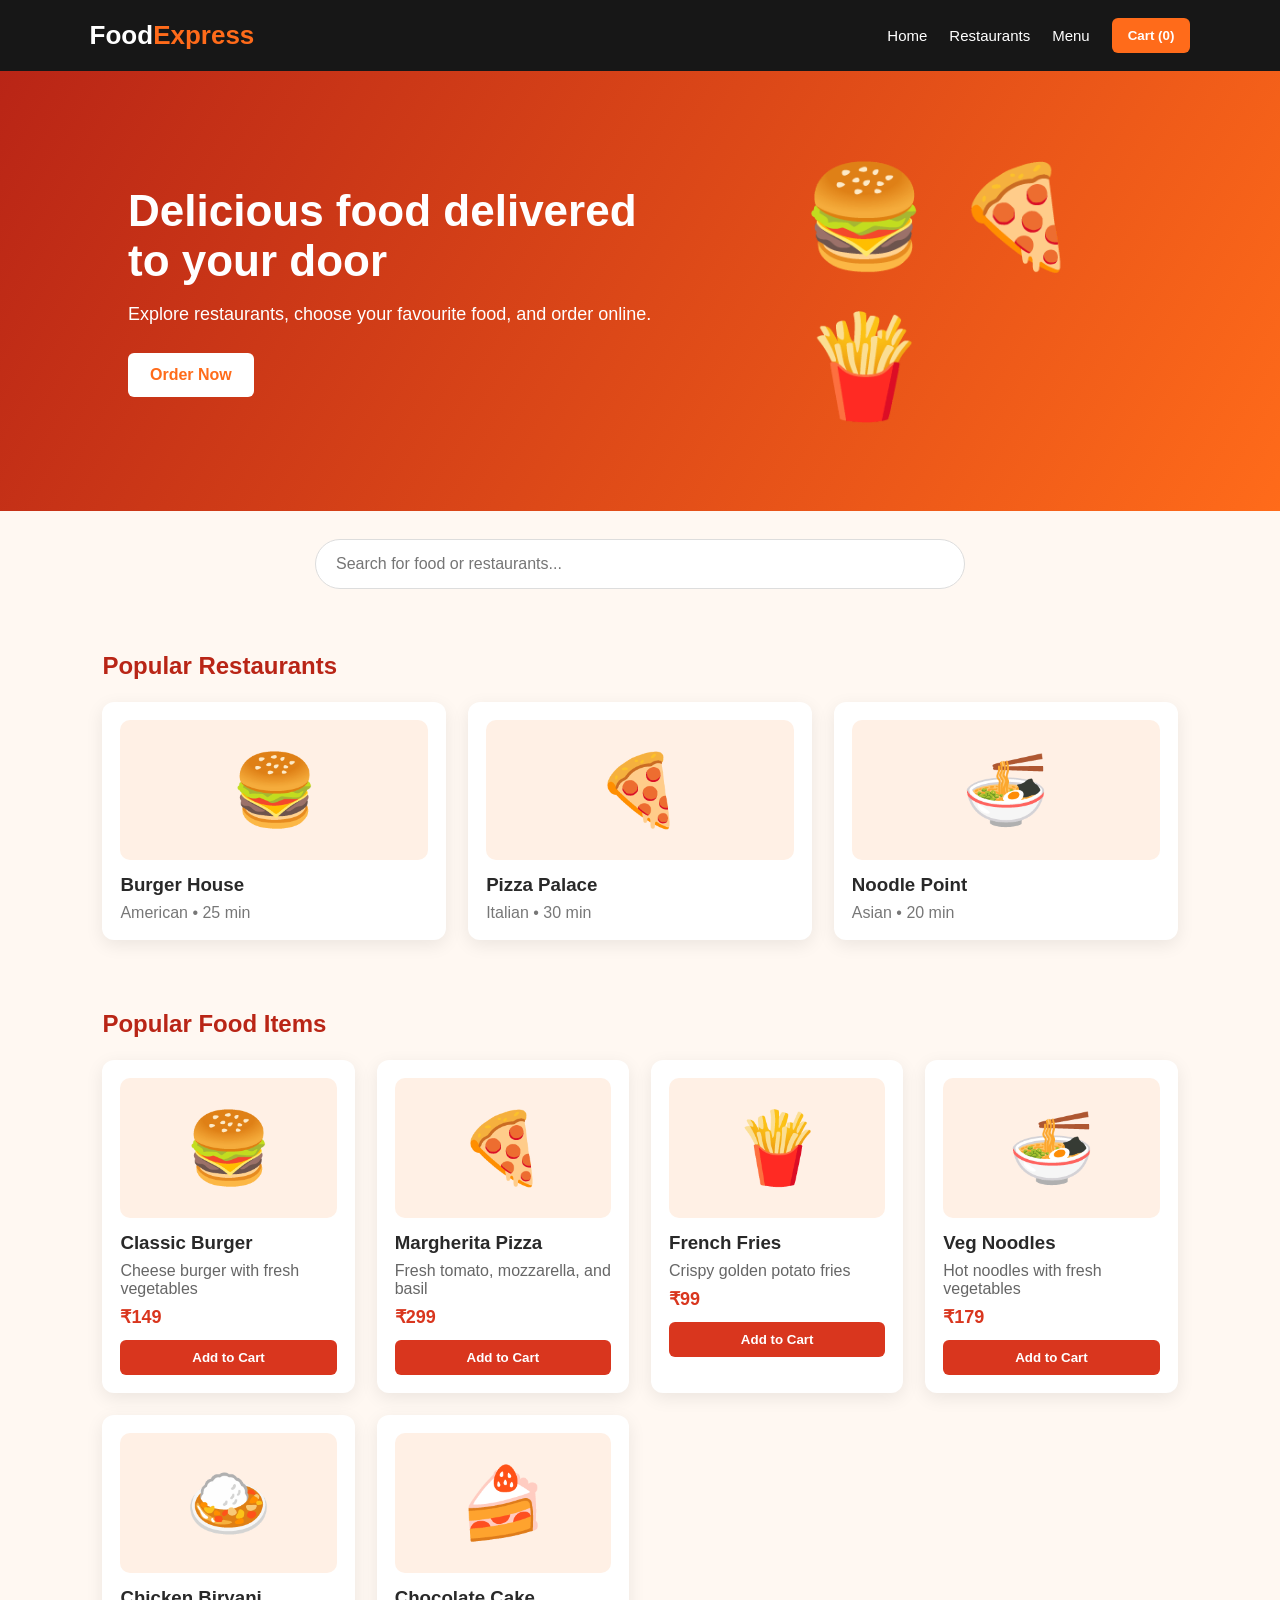
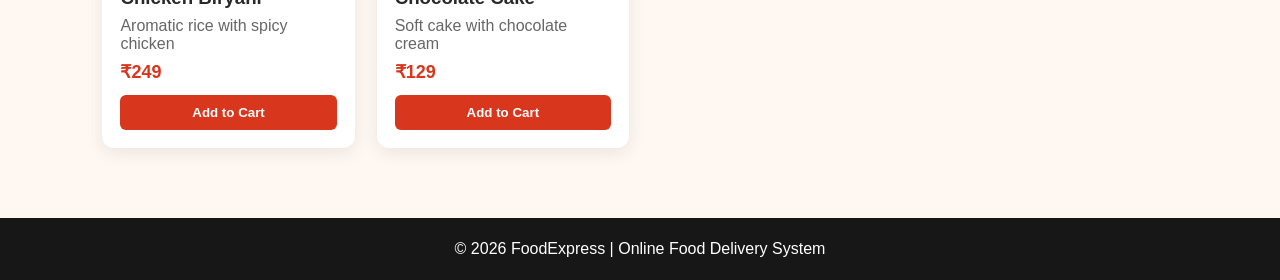
<file: index.html>
<!DOCTYPE html>
<html lang="en">
<head>
  <meta charset="UTF-8" />
  <meta name="viewport" content="width=device-width, initial-scale=1.0" />
  <title>FoodExpress - Online Food Delivery</title>
  <link rel="stylesheet" href="style.css" />
</head>
<body>

  <header class="navbar">
    <h1>Food<span>Express</span></h1>

    <nav>
      <a href="#home">Home</a>
      <a href="#restaurants">Restaurants</a>
      <a href="#menu">Menu</a>
      <button id="cartButton">Cart (<span id="cartCount">0</span>)</button>
    </nav>
  </header>

  <main>
    <section id="home" class="hero">
      <div>
        <h2>Delicious food delivered to your door</h2>
        <p>Explore restaurants, choose your favourite food, and order online.</p>
        <a href="#restaurants" class="hero-button">Order Now</a>
      </div>

      <div class="hero-food">🍔 🍕 🍟</div>
    </section>

    <section class="search-section">
      <input
        type="text"
        id="searchInput"
        placeholder="Search for food or restaurants..."
      />
    </section>

    <section id="restaurants" class="section">
      <h2>Popular Restaurants</h2>

      <div class="restaurant-list">
        <div class="restaurant-card">
          <div class="restaurant-image">🍔</div>
          <h3>Burger House</h3>
          <p>American • 25 min</p>
        </div>

        <div class="restaurant-card">
          <div class="restaurant-image">🍕</div>
          <h3>Pizza Palace</h3>
          <p>Italian • 30 min</p>
        </div>

        <div class="restaurant-card">
          <div class="restaurant-image">🍜</div>
          <h3>Noodle Point</h3>
          <p>Asian • 20 min</p>
        </div>
      </div>
    </section>

    <section id="menu" class="section">
      <h2>Popular Food Items</h2>

      <div id="foodContainer" class="food-grid"></div>
    </section>
  </main>

  <div id="cartPanel" class="cart-panel">
    <div class="cart-header">
      <h2>Your Cart</h2>
      <button id="closeCart">×</button>
    </div>

    <div id="cartItems"></div>

    <div class="cart-footer">
      <h3>Total: ₹<span id="cartTotal">0</span></h3>
      <button id="checkoutButton">Checkout</button>
    </div>
  </div>

  <footer>
    <p>© 2026 FoodExpress | Online Food Delivery System</p>
  </footer>

  <script src="script.js"></script>
</body>
</html>
</file>
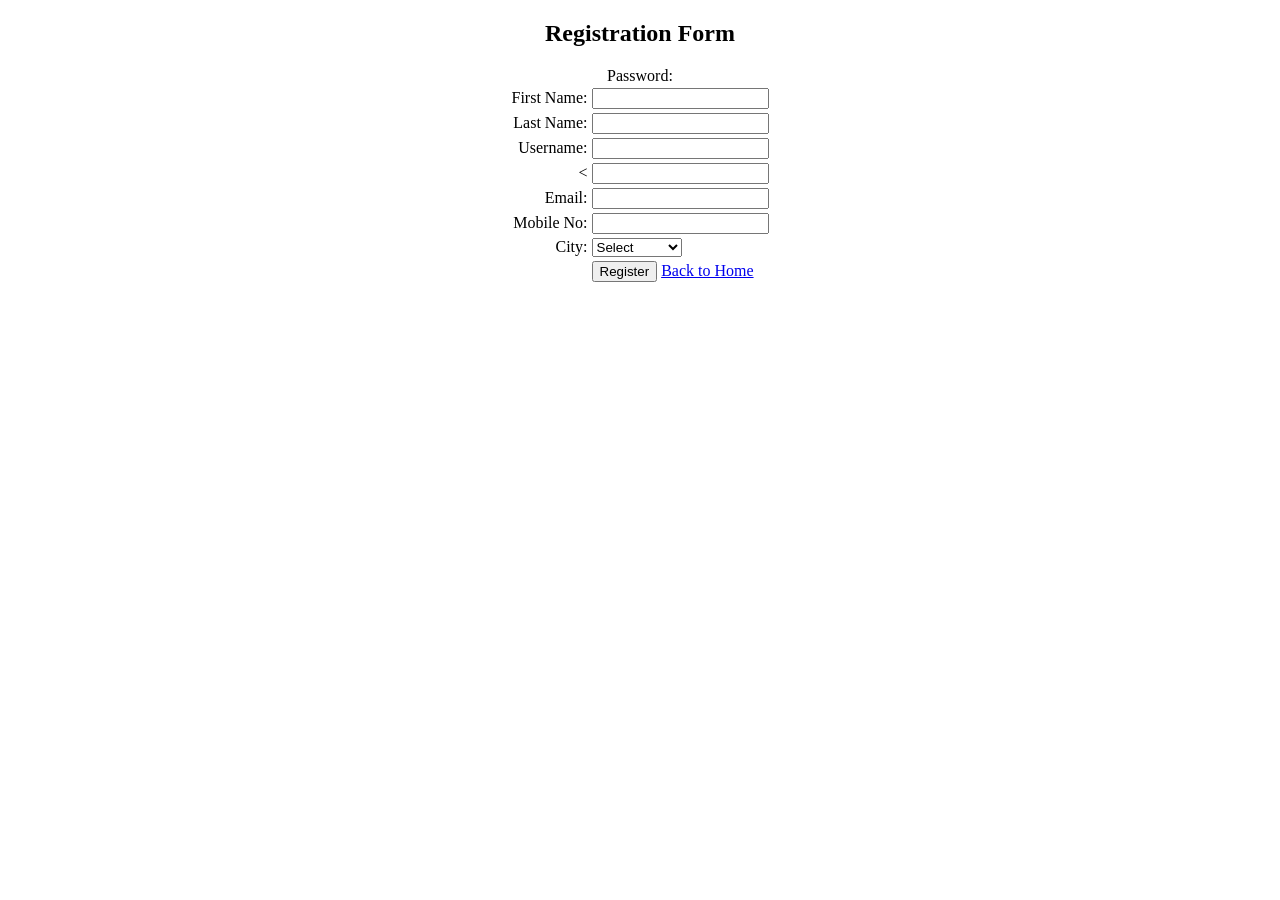
<file: lab 3.html>
<!DOCTYPE html>
<html>
<head>
    <title>Registration Form</title>
</head>

<body >

    <center>

        <h2>Registration Form</h2>

        <form>

            <table >

                <tr>
                    <td align="right">
                        <label>First Name:</label>
                    </td>
                    <td>
                        <input type="text" name="firstname">
                    </td>
                </tr>

                <tr>
                    <td align="right">
                        <label>Last Name:</label>
                    </td>
                    <td>
                        <input type="text" name="lastname">
                    </td>
                </tr>

                <tr>
                    <td align="right">
                        <label>Username:</label>
                    </td>
                    <td>
                        <input type="text" name="username">
                    </td>
                </tr>

                <tr>
                   <labeL>Password:</labeL>
                    </td><td align="right">
                        <
                    <td>
                        <input type="password" name="password">
                    </td>
                </tr>

                <tr>
                    <td align="right">
                        <label>Email:</label>
                    </td>
                    <td>
                        <input type="email" name="email">
                    </td>
                </tr>

                <tr>
                    <td align="right">
                        <label>Mobile No:</label>
                    </td>
                    <td>
                        <input type="tel" name="mobile">
                    </td>
                </tr>

                <tr>
                    <td align="right">
                        <label>City:</label>
                    </td>
                    <td>
                        <select name="city">
                            <option>Select</option>
                            <option>Vijayawada</option>
                            <option>Guntur</option>
                            <option>Hyderabad</option>
                            <option>Chennai</option>
                            <option>Bangalore</option>
                        </select>
                    </td>
                </tr>

                <tr>
                    <td></td>
                    <td>
                        <input type="submit" value="Register">

                        <a href="#">
                            Back to Home
                        </a>
                    </td>
                </tr>

            </table>

        </form>

    </center>

</body>
</html>
</file>
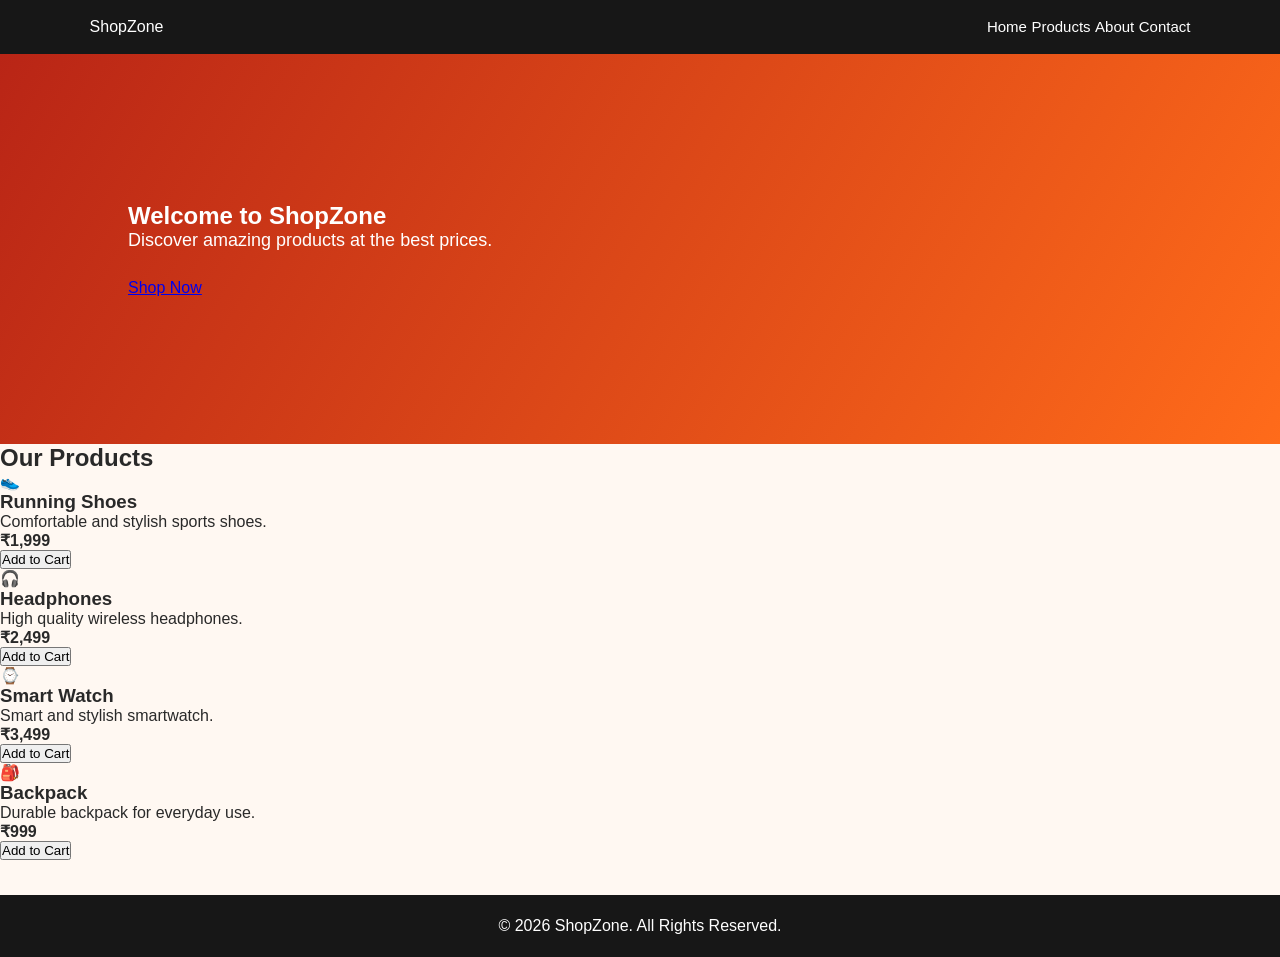
<file: lab 4.html>
<!DOCTYPE html>
<html lang="en">
<head>
    <meta charset="UTF-8">
    <meta name="viewport" content="width=device-width, initial-scale=1.0">
    <title>E-Commerce Website</title>

    <!-- Connect CSS file -->
    <link rel="stylesheet" href="style.css">
</head>

<body>

    <!-- Navigation Bar -->
    <nav class="navbar">
        <div class="logo">ShopZone</div>

        <div class="nav-links">
            <a href="#">Home</a>
            <a href="#products">Products</a>
            <a href="#">About</a>
            <a href="#">Contact</a>
        </div>
    </nav>


    <!-- Hero Section -->
    <section class="hero">
        <div class="hero-content">
            <h1>Welcome to ShopZone</h1>
            <p>Discover amazing products at the best prices.</p>

            <a href="#products" class="shop-btn">Shop Now</a>
        </div>
    </section>


    <!-- Products Section -->
    <section id="products">

        <h2>Our Products</h2>

        <div class="product-container">

            <!-- Product 1 -->
            <div class="product-card">
                <div class="product-image">👟</div>

                <h3>Running Shoes</h3>
                <p>Comfortable and stylish sports shoes.</p>
                <h4>₹1,999</h4>

                <button>Add to Cart</button>
            </div>


            <!-- Product 2 -->
            <div class="product-card">
                <div class="product-image">🎧</div>

                <h3>Headphones</h3>
                <p>High quality wireless headphones.</p>
                <h4>₹2,499</h4>

                <button>Add to Cart</button>
            </div>


            <!-- Product 3 -->
            <div class="product-card">
                <div class="product-image">⌚</div>

                <h3>Smart Watch</h3>
                <p>Smart and stylish smartwatch.</p>
                <h4>₹3,499</h4>

                <button>Add to Cart</button>
            </div>


            <!-- Product 4 -->
            <div class="product-card">
                <div class="product-image">🎒</div>

                <h3>Backpack</h3>
                <p>Durable backpack for everyday use.</p>
                <h4>₹999</h4>

                <button>Add to Cart</button>
            </div>

        </div>

    </section>


    <!-- Footer -->
    <footer>
        <p>©️ 2026 ShopZone. All Rights Reserved.</p>
    </footer>

</body>
</html>
</file>
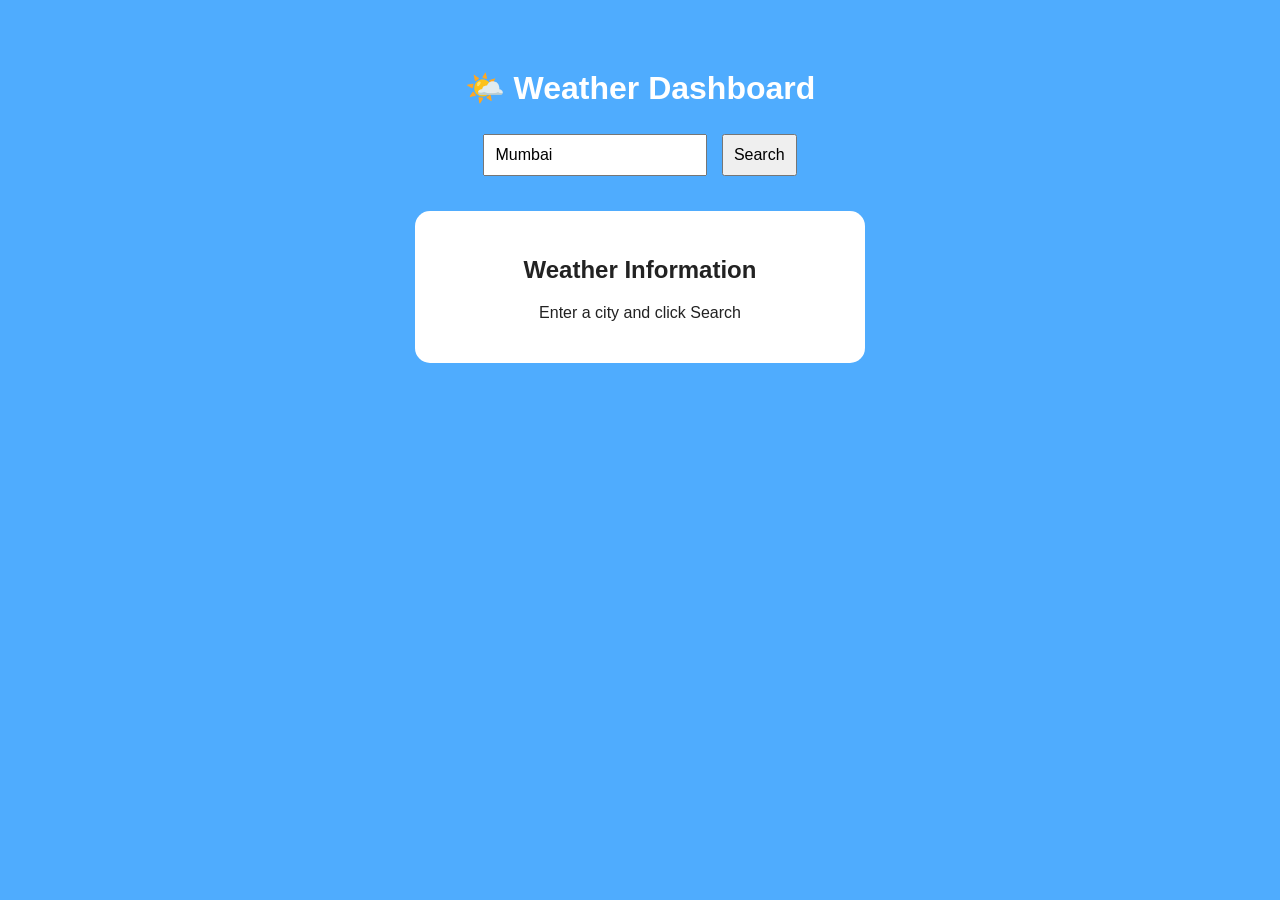
<file: lab 7.html>
<!DOCTYPE html>
<html>
<head>
    <title>Weather Dashboard</title>

    <style>
        body {
            font-family: Arial;
            text-align: center;
            background: #4facfe;
            color: white;
            padding: 40px;
        }

        input, button {
            padding: 10px;
            font-size: 16px;
            margin: 5px;
        }

        button {
            cursor: pointer;
        }

        #weather {
            margin: 30px auto;
            padding: 25px;
            max-width: 400px;
            background: white;
            color: #222;
            border-radius: 15px;
        }
    </style>
</head>

<body>

    <h1>🌤️ Weather Dashboard</h1>

    <input id="city" type="text" placeholder="Enter city" value="Mumbai">
    <button onclick="getWeather()">Search</button>

    <div id="weather">
        <h2>Weather Information</h2>
        <p id="result">Enter a city and click Search</p>
    </div>

    <script>
        async function getWeather() {

            const city = document.getElementById("city").value;
            const result = document.getElementById("result");

            if (city === "") {
                result.innerHTML = "Please enter a city.";
                return;
            }

            result.innerHTML = "Loading...";

            try {

                // Get latitude and longitude
                const geoResponse = await fetch(
                    `https://geocoding-api.open-meteo.com/v1/search?name=${city}&count=1`
                );

                const geoData = await geoResponse.json();

                if (!geoData.results) {
                    result.innerHTML = "City not found.";
                    return;
                }

                const location = geoData.results[0];

                // Get weather
                const weatherResponse = await fetch(
                    `https://api.open-meteo.com/v1/forecast?latitude=${location.latitude}&longitude=${location.longitude}&current=temperature_2m,relative_humidity_2m,wind_speed_10m`
                );

                const weatherData = await weatherResponse.json();

                const weather = weatherData.current;

                // Display result
                result.innerHTML = `
                    <h2>${location.name}</h2>
                    <p>🌡️ Temperature: ${weather.temperature_2m} °C</p>
                    <p>💧 Humidity: ${weather.relative_humidity_2m}%</p>
                    <p>💨 Wind Speed: ${weather.wind_speed_10m} km/h</p>
                `;

            } catch (error) {

                result.innerHTML =
                    "❌ Error fetching weather data.";

                console.log(error);
            }
        }
    </script>

</body>
</html>
</file>
<file: style.css>
* {
  margin: 0;
  padding: 0;
  box-sizing: border-box;
  font-family: Arial, sans-serif;
}

body {
  background: #fff8f2;
  color: #292929;
}

.navbar {
  display: flex;
  justify-content: space-between;
  align-items: center;
  padding: 18px 7%;
  background: #171717;
  color: white;
  position: sticky;
  top: 0;
  z-index: 10;
}

.navbar h1 {
  font-size: 26px;
}

.navbar h1 span {
  color: #ff6b1a;
}

.navbar nav {
  display: flex;
  align-items: center;
  gap: 22px;
}

.navbar a {
  color: white;
  text-decoration: none;
  font-size: 15px;
}

.navbar button,
#checkoutButton {
  border: none;
  background: #ff6b1a;
  color: white;
  padding: 10px 16px;
  border-radius: 6px;
  cursor: pointer;
  font-weight: bold;
}

.hero {
  min-height: 390px;
  padding: 70px 10%;
  display: flex;
  align-items: center;
  justify-content: space-between;
  color: white;
  background: linear-gradient(120deg, #b92516, #ff6b1a);
}

.hero h2 {
  max-width: 550px;
  font-size: 44px;
  margin-bottom: 18px;
}

.hero p {
  font-size: 18px;
  margin-bottom: 28px;
}

.hero-button {
  display: inline-block;
  color: #ff6b1a;
  background: white;
  padding: 13px 22px;
  border-radius: 6px;
  text-decoration: none;
  font-weight: bold;
}

.hero-food {
  font-size: 100px;
  max-width: 350px;
  line-height: 1.5;
}

.search-section {
  padding: 28px 10%;
  text-align: center;
}

.search-section input {
  width: 90%;
  max-width: 650px;
  padding: 15px 20px;
  border: 1px solid #ddd;
  border-radius: 30px;
  font-size: 16px;
  outline: none;
}

.section {
  padding: 35px 8%;
}

.section h2 {
  margin-bottom: 22px;
  color: #b92516;
}

.restaurant-list,
.food-grid {
  display: grid;
  grid-template-columns: repeat(auto-fit, minmax(220px, 1fr));
  gap: 22px;
}

.restaurant-card,
.food-card {
  background: white;
  border-radius: 12px;
  padding: 18px;
  box-shadow: 0 5px 18px rgba(0, 0, 0, 0.08);
  transition: transform 0.2s;
}

.restaurant-card:hover,
.food-card:hover {
  transform: translateY(-5px);
}

.restaurant-image,
.food-image {
  height: 140px;
  display: flex;
  align-items: center;
  justify-content: center;
  background: #fff0e5;
  border-radius: 10px;
  font-size: 70px;
  margin-bottom: 14px;
}

.restaurant-card h3,
.food-card h3 {
  margin-bottom: 8px;
}

.restaurant-card p {
  color: #777;
}

.food-card p {
  color: #666;
  margin: 8px 0;
}

.food-price {
  color: #d9361e;
  font-size: 18px;
  font-weight: bold;
}

.add-button {
  width: 100%;
  margin-top: 12px;
  padding: 10px;
  border: none;
  border-radius: 6px;
  background: #d9361e;
  color: white;
  cursor: pointer;
  font-weight: bold;
}

.cart-panel {
  position: fixed;
  right: -400px;
  top: 0;
  width: 360px;
  height: 100%;
  background: white;
  box-shadow: -5px 0 15px rgba(0, 0, 0, 0.2);
  z-index: 20;
  padding: 22px;
  transition: right 0.3s ease;
}

.cart-panel.open {
  right: 0;
}

.cart-header {
  display: flex;
  justify-content: space-between;
  border-bottom: 1px solid #ddd;
  padding-bottom: 15px;
}

.cart-header button {
  border: none;
  background: transparent;
  font-size: 28px;
  cursor: pointer;
}

.cart-item {
  display: flex;
  justify-content: space-between;
  padding: 15px 0;
  border-bottom: 1px solid #eee;
}

.cart-footer {
  position: absolute;
  bottom: 25px;
  left: 22px;
  right: 22px;
}

.cart-footer h3 {
  margin-bottom: 15px;
}

#checkoutButton {
  width: 100%;
}

footer {
  margin-top: 35px;
  padding: 22px;
  text-align: center;
  background: #171717;
  color: white;
}

@media (max-width: 700px) {
  .navbar,
  .navbar nav {
    flex-direction: column;
    gap: 12px;
  }

  .hero {
    flex-direction: column;
    text-align: center;
    gap: 25px;
  }

  .hero h2 {
    font-size: 32px;
  }

  .hero-food {
    font-size: 60px;
  }

  .cart-panel {
    width: 100%;
  }
}
</file>
